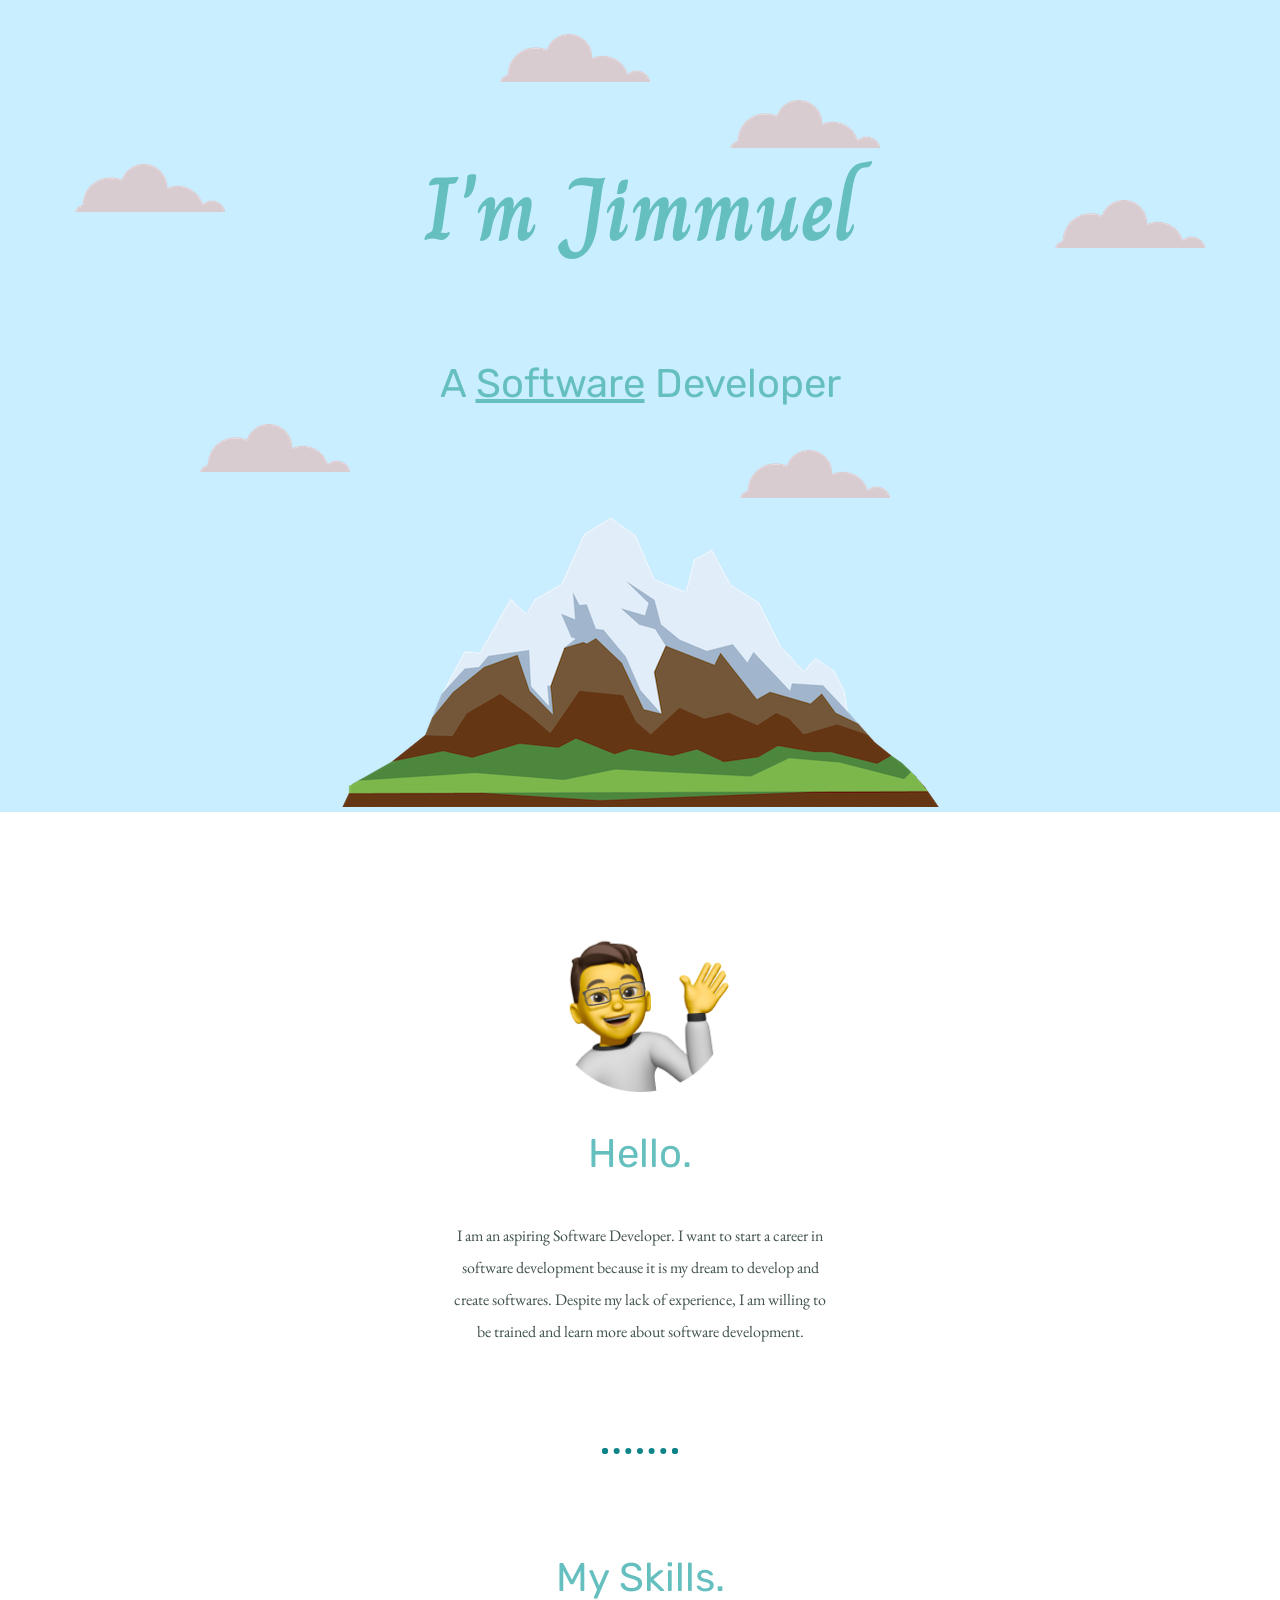
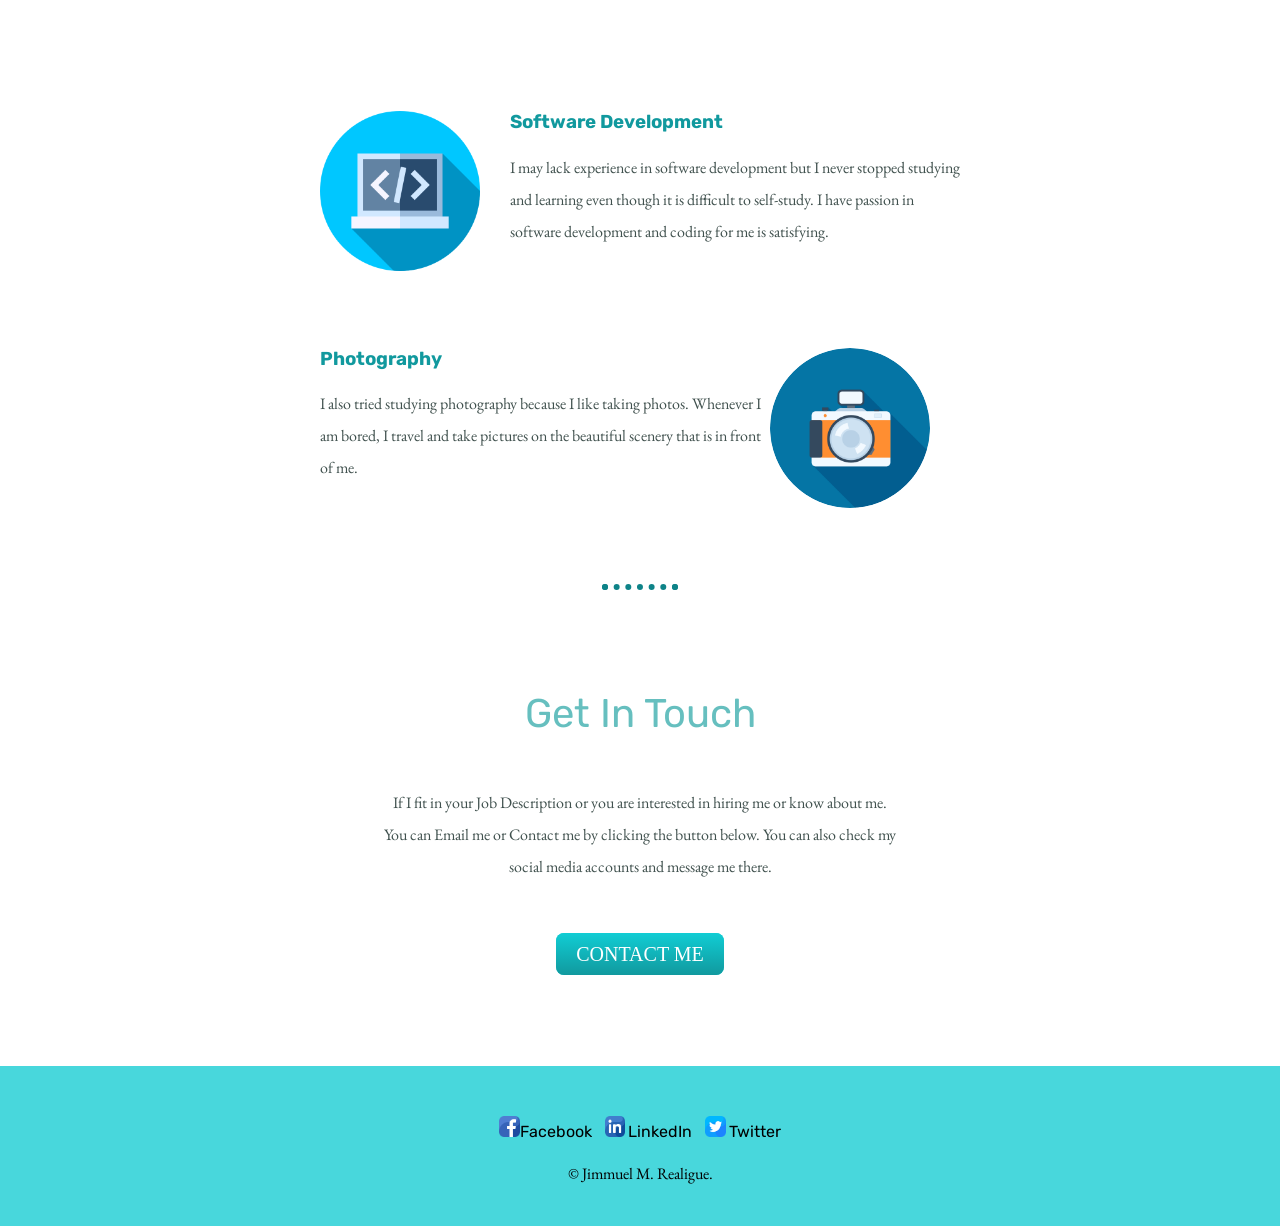
<file: index.html>
<!DOCTYPE html>
<html lang="en">
<head>
    <meta charset="UTF-8">
    <title>Jimmuel Realigue Portfolio</title>
    <link rel="stylesheet" href="css/styles.css">
    <link rel="preconnect" href="https://fonts.googleapis.com">
<link rel="preconnect" href="https://fonts.gstatic.com" crossorigin>
<link href="https://fonts.googleapis.com/css2?family=Charm&family=EB+Garamond&family=Rubik&display=swap" rel="stylesheet">

</head>
<body>
    <div class="top-container">
        <img class="top-cloud" src="cloud.png" alt="cloud-img">
        <img class="tops-cloud" src="cloud.png" alt="cloud-img">
        <img class="top-clouds" src="cloud.png" alt="cloud-img">
        <h1 class="first">I'm Jimmuel</h1>
        <h2 class="first-paragraph">A <span class="web">Software</span> Developer</h2>
        <img class="bottom-cloud" src="cloud.png" alt="cloud-img">
        <img class="bottom-second" src="cloud.png" alt="cloud-img">
        <img class="bottom-third" src="cloud.png" alt="cloud-img">
        <img class="mountain" src="mountain.png" alt="mountain-img">
    </div>

    <div class="middle-container">
        <div class="profile">
          <img class="profile-image" src="Profile.png" alt="Prof-Icon">
          <h2>Hello.</h2>
          <p class="intro">I am an aspiring Software Developer. I want to start a career in software development because it is my dream to develop and create softwares. Despite my lack of experience, I am willing to be trained and learn more about software development.</p>
        </div>
        <hr>
        <div class="skills">
          <h2>My Skills.</h2>
          <div class="skill-row">
            <img class="Skills-img" src="programming.png" alt="Icon-Img">
            <h3>Software Development</h3>
            <p class="skill-description">I may lack experience in software development but I never stopped studying and learning even though it is difficult to self-study. I have passion in software development and coding for me is satisfying.</p>
          </div>
          <div class="skill-row">
            <img class="photo" src="photography.png" alt="Icon-Img">
            <h3>Photography</h3>
            <p class="photo-description">I also tried studying photography because I like taking photos. Whenever I am bored, I travel and take pictures on the beautiful scenery that is in front of me.</p>
          </div>
        </div>
        <hr>
        <div class="contact-me">
          <h2>Get In Touch</h2>
          <h3></h3>
          <p class="contact-message">If I fit in your Job Description or you are interested in hiring me or know about me. You can Email me or Contact me by clicking the button below. You can also check my social media accounts and message me there.</p>
          <a class="btn" href="mailto:jimmuel.realigue@yahoo.com">CONTACT ME</a>
        </div>
      </div>
      
      
      <div class="bottom-container">
        
        <img class="fb" src="facebook.png" alt=""><a class="footer-link" href="https://www.facebook.com/jimmuel.realigue/">Facebook</a>
        <img src="linkedin.png" alt="LinkedIn-icon" class="linkedin">
        <a class="footer-link" href="https://www.linkedin.com/in/jimmuel-realigue-ba14a9270/">LinkedIn</a>
        <img src="twitter.png" alt="Twitter-icon" class="twitter">
        <a class="footer-link" href="https://twitter.com/karma_akab82144">Twitter</a>
        <p class="copyright">© Jimmuel M. Realigue.</p>
      </div>
      
</body>
</html>
</file>
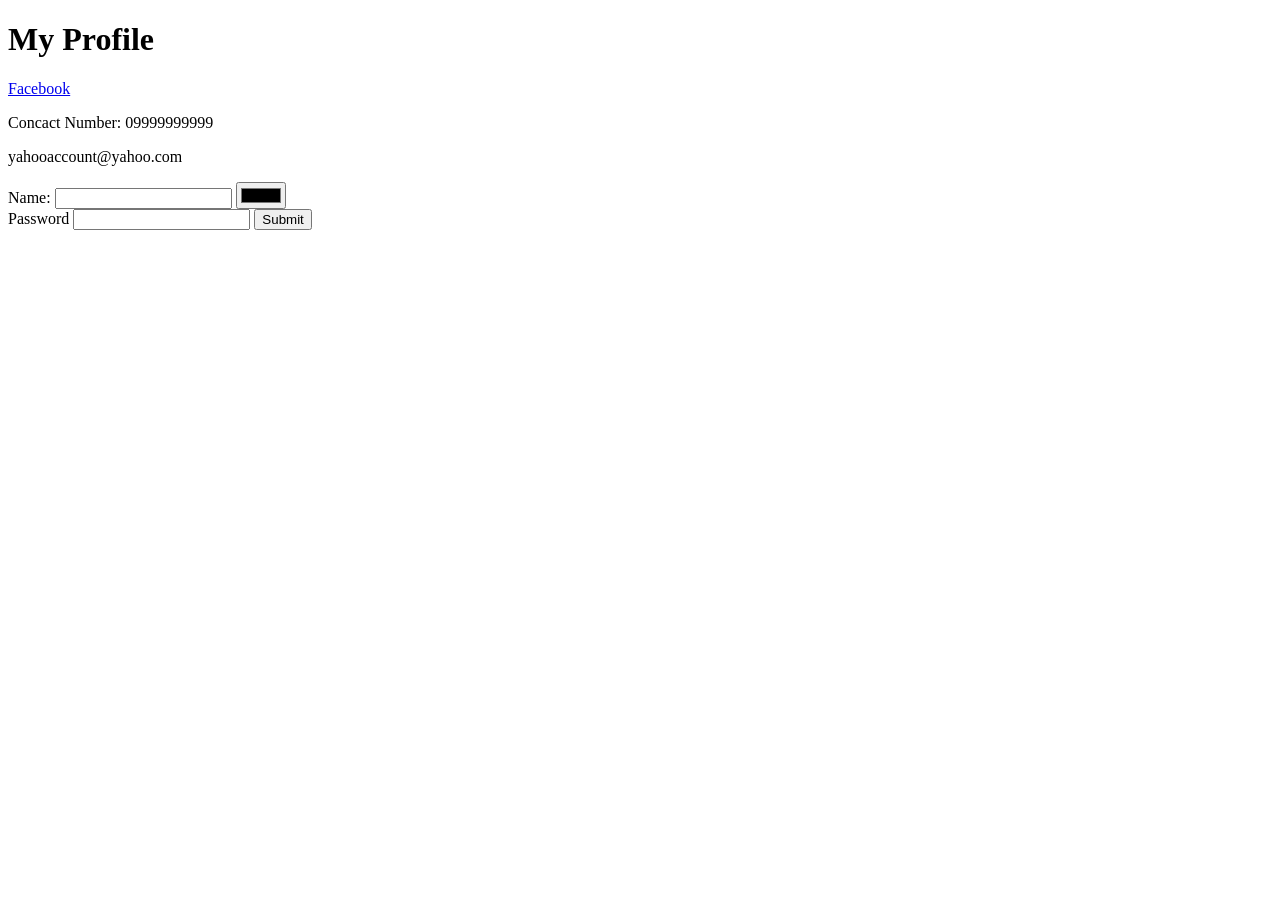
<file: ContactMe.html>
<!DOCTYPE html>
<html lang="en" dir="ltr">
  <head>
    <meta charset="utf-8">
    <title></title>
  </head>
  <body>
    <h1>My Profile</h1>
    <p><a href="https://www.facebook.com/jimmuel.realigue">Facebook</a></p>
    <p>Concact Number: 09999999999</p>
    <p>yahooaccount@yahoo.com</p>

    <form class="" action="index.html" method="post">
      <label>Name: </label>
      <input type="text" name="" value="">
      <input type="color" name="" value=""><br>
      <label>Password</label>
      <input type="password" name="" value="">
      <input type="Submit" name="">

    </form>
  </body>
</html>
</file>
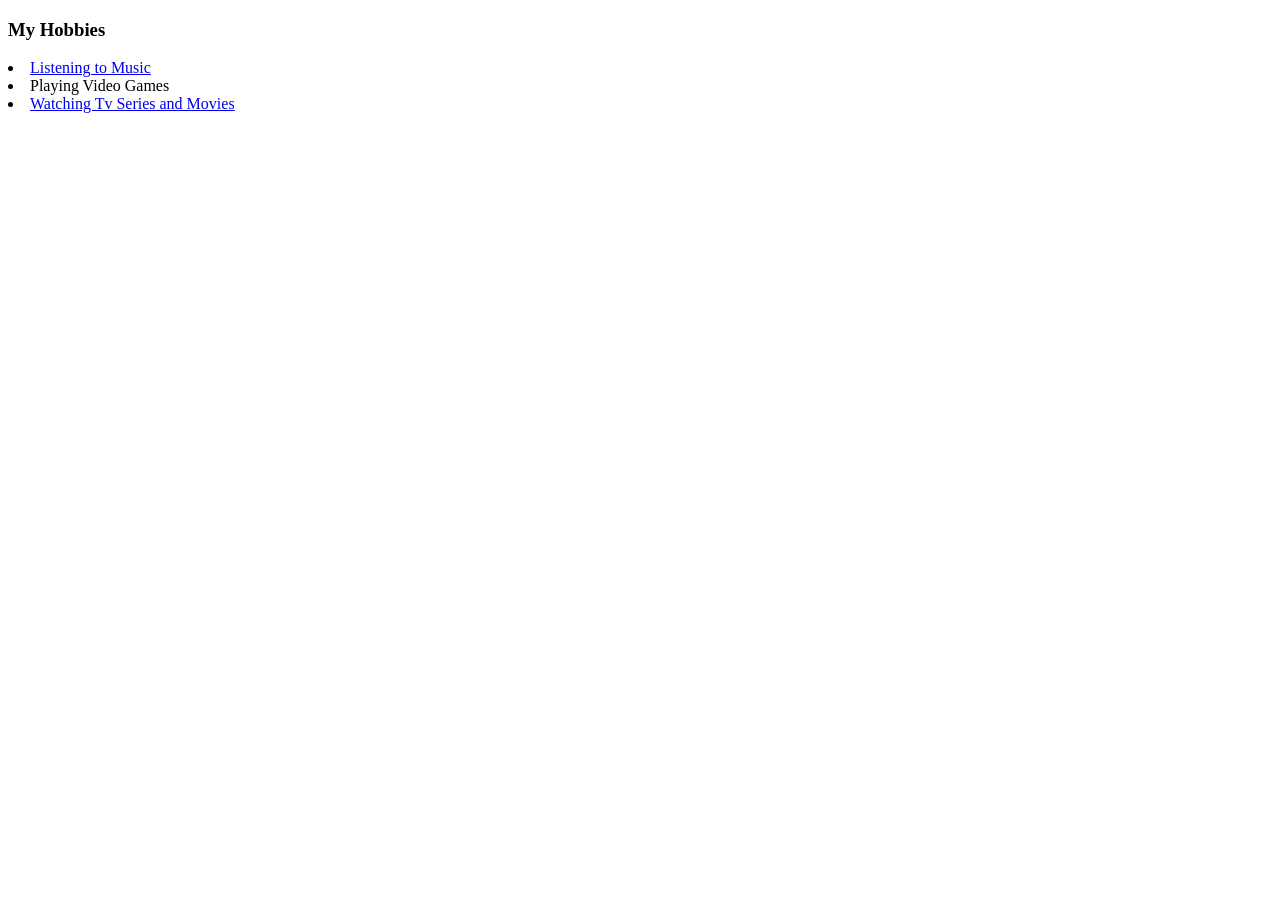
<file: Hobbies.html>
<!DOCTYPE html>
<html lang="en" dir="ltr">
  <head>
    <meta charset="utf-8">
    <title></title>
  </head>
  <body>
    <h3>My Hobbies</h3>
       <li><a href="https://www.youtube.com/watch?v=JGPgxoIPY6Q&ab_channel=BoysLikeGirlsVEVO">Listening to Music</a></li>
       <li>Playing Video Games</li>
       <li><a href="https://soap2day.rs/">Watching Tv Series and Movies</a></li>
  </body>
</html>
</file>
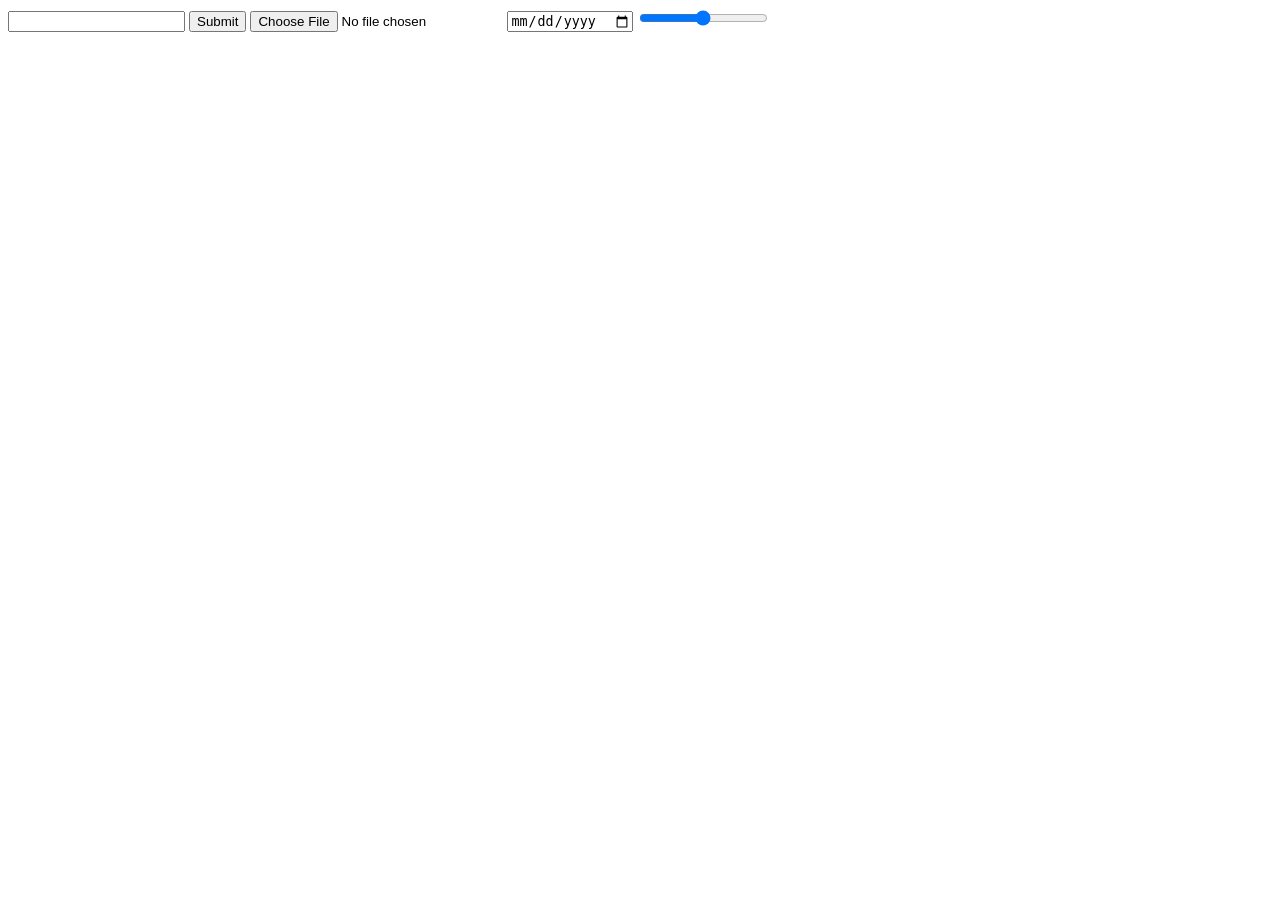
<file: Inputs.html>
<!DOCTYPE html>
<html lang="en" dir="ltr">
  <head>
    <meta charset="utf-8">
    <title></title>
  </head>
  <body>
    <form class="" action="index.html" method="post">
      <input type="text" name="" value="">
      <input type="submit" name="">
      <input type="file">
      <input type="date">
      <input type="range">

    </form>
  </body>
</html>
</file>
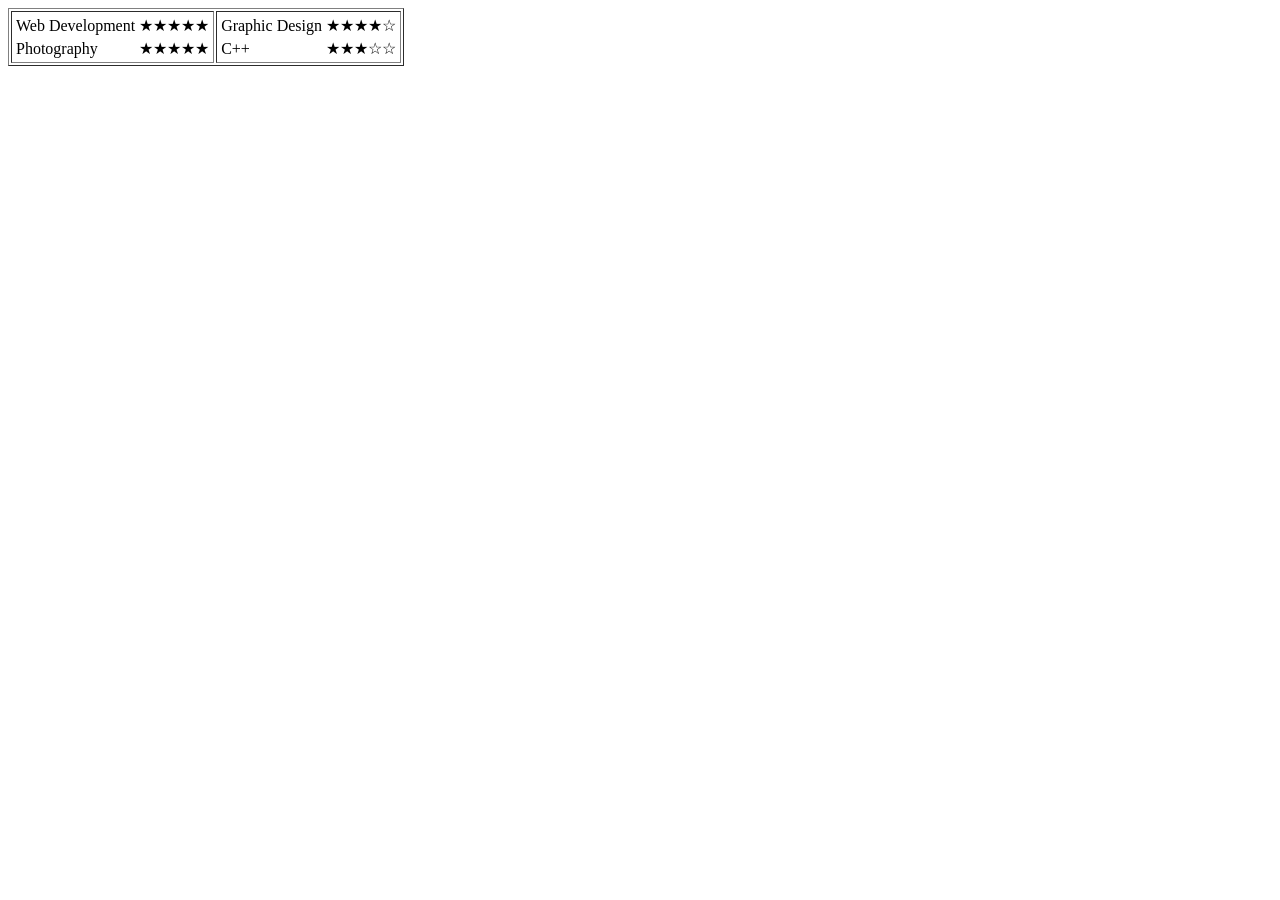
<file: Skills.html>
<!DOCTYPE html>
<html lang="en" dir="ltr">
  <head>
    <meta charset="utf-8">
    <title></title>
  </head>
  <body>
    <table border="1">
        <tr>
          <td>
            <table>
          <td>Web Development</td>
          <td>&#9733;&#9733;&#9733;&#9733;&#9733;</td>
        </tr>
        <tr>
          <td>Photography</td>
          <td>&#9733;&#9733;&#9733;&#9733;&#9733;</td>
        </tr>
        </table>
      <td>
        <table>
          <tr>
            <td>Graphic Design</td>
            <td>&#9733;&#9733;&#9733;&#9733;&#9734;</td>
          </tr>
          <tr>
            <td>C++</td>
            <td>&#9733;&#9733;&#9733;&#9734;&#9734;</td>
          </tr>
        </table>
      </td>
  </body>
</html>
</file>
<file: css/styles.css>
body{
    color: #40514e;
    margin: 0;
    text-align: center;
    font-family: 'EB Garamond', serif;
}

p{
    line-height: 2;
}

a{
    font-family: 'Rubik', sans-serif;
    margin: 10px 20px;
    text-decoration: none;
}

a:hover{
    color: #eaf6f6;
}

hr{
    border: dotted #0e8388 6px;
    border-bottom: none;
    width: 5%;
    margin: 100px auto;
}

h1{
   margin-top: 20px;
   font-family: 'Charm', cursive;
   font-size: 5.625rem;
   color: #66bfbf;
   line-height: 2;
}

h2{
    font-family: 'Rubik', sans-serif;
    font-size: 2.5rem;
    color: #66bfbf;
    font-weight: normal;
    padding-bottom: 10px;
}

h3{
    font-family: 'Rubik', sans-serif;
    color: #11999e;
}

.top-container{
    background-color: #C9EEFF;
    position: relative;
    padding-top: 100px;
    
}

.middle-container{
   margin: 100px 0;
}

.bottom-container{
    background-color: #48d7dc;
    padding: 50px 0 20px;
}

.profile-image{
    width: 14%;
}

.intro{
    width: 30%;
    margin: auto;
}

.Skills-img{
    width: 25%;
    float: left;
    margin-right: 30px;
}

.photo{
    border-radius: 50%;
    width: 25%;
    float: right;
    margin-right: 30px;
}

.profile-imgs{
width: 25%;
}

.web{
    text-decoration: underline;
}

.top-cloud{
position: absolute;
right: 400px;
top: 100px;
}

.tops-cloud{
position: absolute;
right: 75px;
top: 200px;
}

.top-clouds{
position: absolute;
right: 390px;
top: 450px;
}

.bottom-cloud{
    position: absolute;
    left: 200px;
    bottom: 340px;
}

.bottom-second{
    position: absolute;
    left: 75px;
    bottom: 600px;
    
}

.bottom-third{
    position: absolute;
    left: 500px;
    bottom: 730px;
}

.footer-link{
color: #000000;
text-align: center;
margin: 150px 0;
}

.skill-row{
    width: 50%;
    margin: 100px auto 100px auto;
    text-align: left;
}

.contact-message{
    width: 40%;
    margin: 40px auto 60px;
}

.fb{
    width: 1.6%;
}

.linkedin{
    width: 1.6%;
    margin-left: 10px;
    text-align: center;
}

.twitter{
    width: 1.6%;
    margin-left: 10px;
}

.btn {
    background: #11CDD4;
    background-image: -webkit-linear-gradient(top, #11CDD4, #11999e);
    background-image: -moz-linear-gradient(top, #11CDD4, #11999e);
    background-image: -ms-linear-gradient(top, #11CDD4, #11999e);
    background-image: -o-linear-gradient(top, #11CDD4, #11999e);
    background-image: linear-gradient(to bottom, #11CDD4, #11999e);
    -webkit-border-radius: 8;
    -moz-border-radius: 8;
    border-radius: 8px;
    font-family: Georgia;
    color: #ffffff;
    font-size: 20px;
    padding: 10px 20px 10px 20px;
    text-decoration: none;
  }
  
  .btn:hover {
    background: #30e3cb;
    background-image: -webkit-linear-gradient(top, #30e3cb, #2bc4ad);
    background-image: -moz-linear-gradient(top, #30e3cb, #2bc4ad);
    background-image: -ms-linear-gradient(top, #30e3cb, #2bc4ad);
    background-image: -o-linear-gradient(top, #30e3cb, #2bc4ad);
    background-image: linear-gradient(to bottom, #30e3cb, #2bc4ad);
    text-decoration: none;
  }

  .copyright{
    color: #000000;
    font-size: 1rem;
    pad: 20px 0;
  }
</file>
